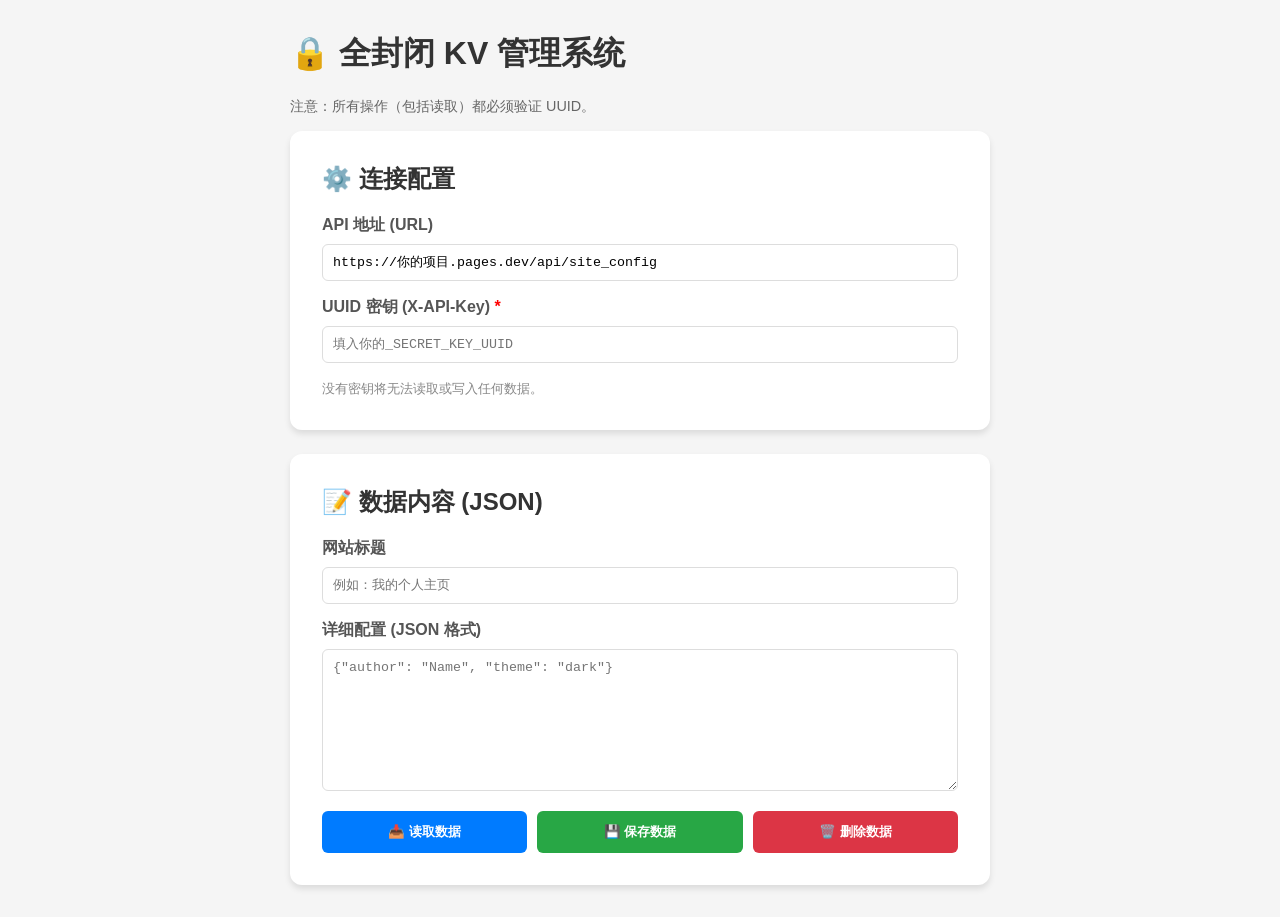
<file: kvdemo.html>
<!DOCTYPE html>
<html lang="zh-CN">
<head>
    <meta charset="UTF-8">
    <meta name="viewport" content="width=device-width, initial-scale=1.0">
    <title>全封闭 KV 管理系统</title>
    <style>
        body { font-family: -apple-system, BlinkMacSystemFont, "Segoe UI", Roboto, sans-serif; max-width: 700px; margin: 2rem auto; padding: 0 1rem; background: #f5f5f5; }
        .card { background: white; padding: 2rem; border-radius: 12px; box-shadow: 0 4px 6px rgba(0,0,0,0.1); margin-bottom: 1.5rem; }
        h1, h2 { color: #333; margin-top: 0; }
        label { display: block; margin-bottom: 0.5rem; font-weight: 600; color: #555; }
        input, textarea { width: 100%; padding: 10px; margin-bottom: 1rem; border: 1px solid #ddd; border-radius: 6px; box-sizing: border-box; font-family: monospace; }
        input:focus, textarea:focus { border-color: #007bff; outline: none; }
        .btn-group { display: flex; gap: 10px; }
        button { flex: 1; padding: 12px; border: none; border-radius: 6px; cursor: pointer; font-weight: bold; transition: opacity 0.2s; color: white; }
        button:hover { opacity: 0.9; }
        .btn-read { background: #007bff; }
        .btn-save { background: #28a745; }
        .btn-del { background: #dc3545; }
        #status { margin-top: 1rem; padding: 10px; border-radius: 6px; display: none; }
        .success { background: #d4edda; color: #155724; display: block !important; }
        .error { background: #f8d7da; color: #721c24; display: block !important; }
        .info { background: #e2e3e5; color: #383d41; display: block !important; }
    </style>
</head>
<body>

    <h1>🔒 全封闭 KV 管理系统</h1>
    <p style="color:#666; font-size:0.9rem;">注意：所有操作（包括读取）都必须验证 UUID。</p>

    <!-- 配置卡片 -->
    <div class="card">
        <h2>⚙️ 连接配置</h2>
        <label>API 地址 (URL)</label>
        <input type="text" id="apiUrl" value="https://你的项目.pages.dev/api/site_config" placeholder="https://.../api/你的Key名">
        
        <label>UUID 密钥 (X-API-Key) <span style="color:red">*</span></label>
        <input type="password" id="apiKey" placeholder="填入你的_SECRET_KEY_UUID" value="">
        <small style="color:#888">没有密钥将无法读取或写入任何数据。</small>
    </div>

    <!-- 数据操作卡片 -->
    <div class="card">
        <h2>📝 数据内容 (JSON)</h2>
        <label>网站标题</label>
        <input type="text" id="dataTitle" placeholder="例如：我的个人主页">
        
        <label>详细配置 (JSON 格式)</label>
        <textarea id="dataContent" rows="8" placeholder='{"author": "Name", "theme": "dark"}'></textarea>
        
        <div class="btn-group">
            <button class="btn-read" onclick="loadData()">📥 读取数据</button>
            <button class="btn-save" onclick="saveData()">💾 保存数据</button>
            <button class="btn-del" onclick="deleteData()">🗑️ 删除数据</button>
        </div>
    </div>

    <div id="status"></div>

    <script>
        const statusDiv = document.getElementById('status');

        function showStatus(msg, type) {
            statusDiv.textContent = msg;
            statusDiv.className = type; // success, error, info
        }

        function getConfig() {
            let url = document.getElementById('apiUrl').value.trim();
            const key = document.getElementById('apiKey').value.trim();
            if (!url || !key) {
                showStatus('❌ 错误：请填写完整的 API 地址和 UUID 密钥！', 'error');
                return null;
            }
            // 自动添加 /api/myHomePageData 后缀
            if (!url.endsWith('/api/myHomePageData')) {
                url = url.replace(/\/$/, '') + '/api/myHomePageData';
            }
            return { url, key };
        }

        // 1. 读取数据 (GET) - 现在也需要 UUID!
        async function loadData() {
            const config = getConfig();
            if (!config) return;

            showStatus('⏳ 正在请求数据...', 'info');

            try {
                const res = await fetch(config.url, {
                    method: 'GET',
                    headers: {
                        'Content-Type': 'application/json',
                        'X-API-Key': config.key // 🔑 必须带密钥，否则返回 401
                    },
                    credentials: 'omit'
                });

                if (res.ok) {
                    const data = await res.json();
                    // 直接使用返回的数据（Worker直接返回KV存储的值）
                    document.getElementById('dataTitle').value = data.title || '';
                    // 格式化显示 JSON
                    document.getElementById('dataContent').value = JSON.stringify(data, null, 4);
                    showStatus('✅ 读取成功！', 'success');
                } else if (res.status === 401) {
                    showStatus('🚫 拒绝访问 (401): UUID 密钥错误或缺失！', 'error');
                } else if (res.status === 404) {
                    showStatus('⚠️ 数据不存在 (404)，你可以尝试新建。', 'info');
                    document.getElementById('dataTitle').value = '';
                    document.getElementById('dataContent').value = '';
                } else {
                    try {
                        const errorData = await res.json();
                        showStatus(`❌ 请求失败: ${res.status} - ${errorData.error || errorData.message || '未知错误'}`, 'error');
                    } catch {
                        showStatus(`❌ 请求失败: ${res.status}`, 'error');
                    }
                }
            } catch (e) {
                showStatus(`❌ 网络错误: ${e.message}`, 'error');
            }
        }

        // 2. 保存数据 (PUT)
        async function saveData() {
            const config = getConfig();
            if (!config) return;

            const title = document.getElementById('dataTitle').value;
            let contentObj = {};
            
            try {
                const raw = document.getElementById('dataContent').value;
                contentObj = raw ? JSON.parse(raw) : {};
            } catch (e) {
                showStatus('❌ 错误：内容区域必须是合法的 JSON 格式！', 'error');
                return;
            }

            const finalData = { ...contentObj, title: title, updated_at: new Date().toISOString() };

            showStatus('⏳ 正在保存...', 'info');

            try {
                const res = await fetch(config.url, {
                    method: 'PUT',
                    headers: {
                        'Content-Type': 'application/json',
                        'X-API-Key': config.key
                    },
                    body: JSON.stringify(finalData),
                    credentials: 'omit'
                });

                if (res.ok) {
                    const data = await res.json();
                    if (data.success) {
                        showStatus('✅ 数据保存成功！', 'success');
                    } else {
                        showStatus(`❌ 保存失败: ${data.error || data.message || '未知错误'}`, 'error');
                    }
                } else if (res.status === 401) {
                    showStatus('🚫 拒绝访问 (401): UUID 密钥错误！', 'error');
                } else {
                    try {
                        const errorData = await res.json();
                        showStatus(`❌ 保存失败: ${res.status} - ${errorData.error || errorData.message || '未知错误'}`, 'error');
                    } catch {
                        showStatus(`❌ 保存失败: ${res.status}`, 'error');
                    }
                }
            } catch (e) {
                showStatus(`❌ 网络错误: ${e.message}`, 'error');
            }
        }

        // 3. 删除数据 (DELETE)
        async function deleteData() {
            if (!confirm('确定要删除此数据吗？操作不可恢复！')) return;
            
            const config = getConfig();
            if (!config) return;

            showStatus('⏳ 正在删除...', 'info');

            try {
                const res = await fetch(config.url, {
                    method: 'DELETE',
                    headers: {
                        'X-API-Key': config.key
                    },
                    credentials: 'omit'
                });

                if (res.ok) {
                    const data = await res.json();
                    if (data.success) {
                        showStatus('✅ 数据已删除！', 'success');
                        document.getElementById('dataTitle').value = '';
                        document.getElementById('dataContent').value = '';
                    } else {
                        showStatus(`❌ 删除失败: ${data.error || data.message || '未知错误'}`, 'error');
                    }
                } else if (res.status === 401) {
                    showStatus('🚫 拒绝访问 (401): UUID 密钥错误！', 'error');
                } else {
                    try {
                        const errorData = await res.json();
                        showStatus(`❌ 删除失败: ${res.status} - ${errorData.error || errorData.message || '未知错误'}`, 'error');
                    } catch {
                        showStatus(`❌ 删除失败: ${res.status}`, 'error');
                    }
                }
            } catch (e) {
                showStatus(`❌ 网络错误: ${e.message}`, 'error');
            }
        }
    </script>
</body>
</html>
</file>
